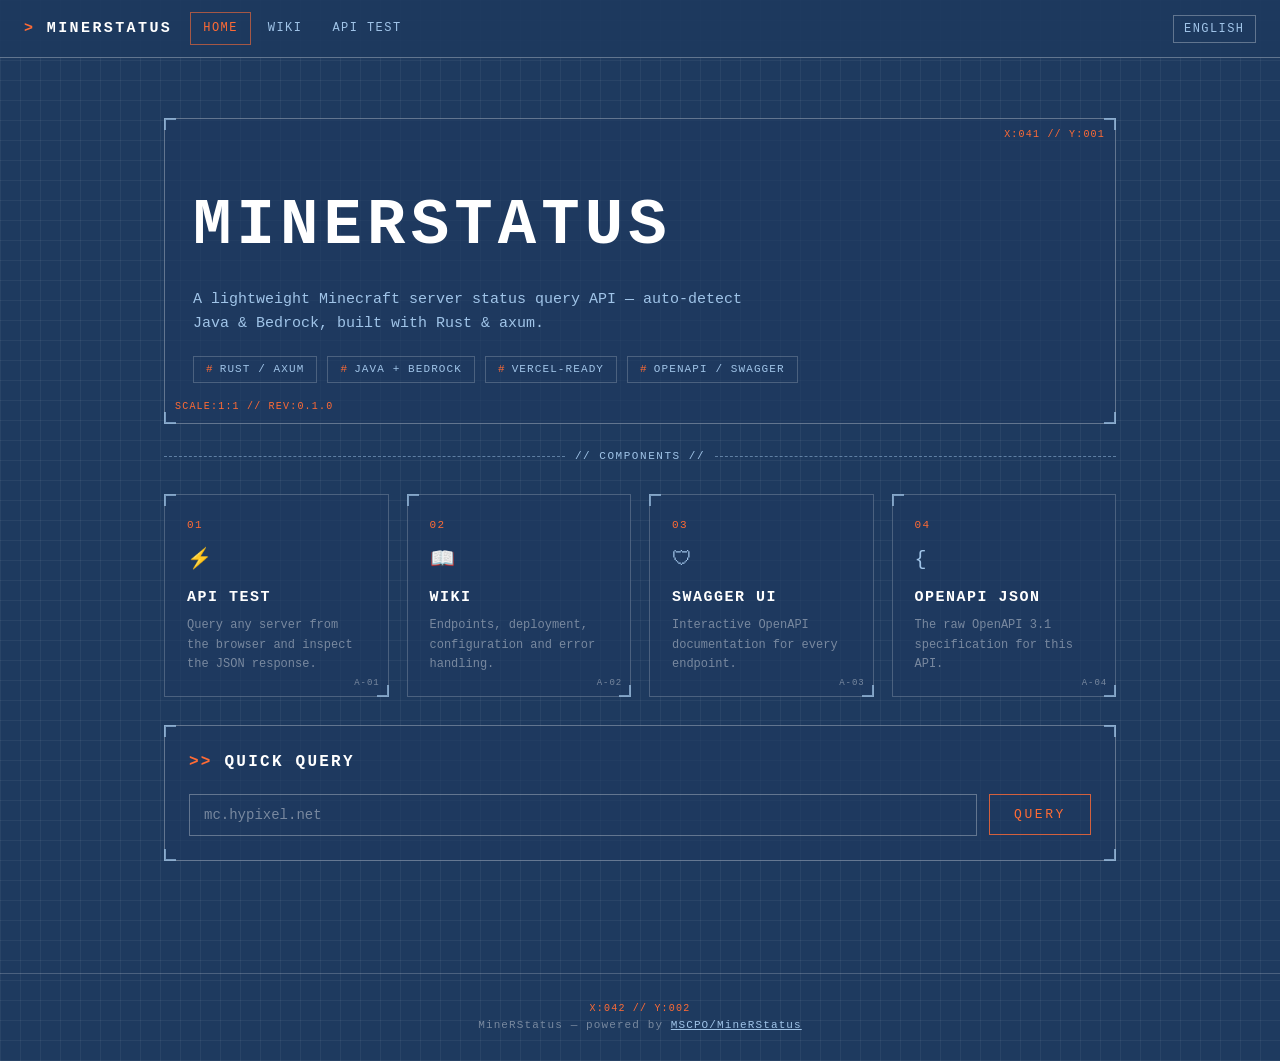
<file: docs/index.html>
<!doctype html>
<html lang="en">
  <head>
    <meta charset="utf-8" />
    <meta name="viewport" content="width=device-width, initial-scale=1" />
    <title data-i18n-doc-title="docTitle.index">MineRStatus</title>
    <link rel="stylesheet" href="assets/style.css" />
    <script src="content/en/ui.js"></script>
    <script src="content/zh/ui.js"></script>
  </head>
  <body>
    <div class="container">
      <header class="hero frame">
        <span class="f tl"></span>
        <span class="f tr"></span>
        <span class="f bl"></span>
        <span class="f br"></span>
        <span class="coords" style="position: absolute; top: 8px; right: 10px">X:041 // Y:001</span>
        <span class="coords" style="position: absolute; bottom: 8px; left: 10px">SCALE:1:1 // REV:0.1.0</span>

        <h1>MineRStatus</h1>
        <p class="tagline" data-i18n="index.tagline"></p>
        <div class="badges" id="badges"></div>
      </header>

      <div class="rule" style="margin-top: 24px" data-i18n="index.sectionComponents"></div>

      <div class="grid">
        <a class="card frame" href="api-test.html">
          <span class="f tl"></span>
          <span class="f br"></span>
          <span class="card-idx">01</span>
          <span class="ico">&#9889;</span>
          <h3 data-i18n="index.cards.apiTest.title"></h3>
          <p data-i18n="index.cards.apiTest.desc"></p>
          <span class="coord-mark">A-01</span>
        </a>
        <a class="card frame" href="wiki.html">
          <span class="f tl"></span>
          <span class="f br"></span>
          <span class="card-idx">02</span>
          <span class="ico">&#128214;</span>
          <h3 data-i18n="index.cards.wiki.title"></h3>
          <p data-i18n="index.cards.wiki.desc"></p>
          <span class="coord-mark">A-02</span>
        </a>
        <a class="card frame" href="https://v3.mscpo.giize.com/api-docs/">
          <span class="f tl"></span>
          <span class="f br"></span>
          <span class="card-idx">03</span>
          <span class="ico">&#128737;</span>
          <h3 data-i18n="index.cards.swagger.title"></h3>
          <p data-i18n="index.cards.swagger.desc"></p>
          <span class="coord-mark">A-03</span>
        </a>
        <a class="card frame" href="https://v3.mscpo.giize.com/api-docs/openapi.json">
          <span class="f tl"></span>
          <span class="f br"></span>
          <span class="card-idx">04</span>
          <span class="ico">&#123;</span>
          <h3 data-i18n="index.cards.openapi.title"></h3>
          <p data-i18n="index.cards.openapi.desc"></p>
          <span class="coord-mark">A-04</span>
        </a>
      </div>

      <section class="widget frame">
        <span class="f tl"></span>
        <span class="f tr"></span>
        <span class="f bl"></span>
        <span class="f br"></span>
        <h2 data-i18n="index.quickQueryTitle"></h2>
        <div class="row">
          <input
            type="text"
            id="qq-ip"
            placeholder="mc.hypixel.net"
            spellcheck="false"
          />
          <button id="qq-run" class="btn-primary" data-i18n="index.queryBtn"></button>
        </div>
        <div class="result" id="qq-result">
          <div class="meta" id="qq-meta"></div>
          <div id="qq-srv"></div>
          <pre id="qq-pre"></pre>
        </div>
      </section>
    </div>

    <footer class="footer">
      <span class="coords">X:042 // Y:002</span><br />
      MineRStatus — <span data-i18n="footer.poweredBy"></span>
      <a href="https://github.com/MSCPO/MineRStatus">MSCPO/MineRStatus</a>
    </footer>

    <script src="assets/app.js"></script>
    <script>
      (function () {
        var badges = (Docs.t("index.badges") || []).slice();
        var el = document.getElementById("badges");
        badges.forEach(function (b) {
          var s = document.createElement("span");
          s.className = "badge";
          s.textContent = b;
          el.appendChild(s);
        });

        var btn = document.getElementById("qq-run");
        var ip = document.getElementById("qq-ip");
        var apiBase = Docs.apiBase();

        function run() {
          // Empty host -> the default server.
          var host = ip.value.trim() || "mc.hypixel.net";
          btn.disabled = true;
          btn.textContent = Docs.t("index.queryingBtn");
          var t0 = performance.now();
          fetch(apiBase + "/?ip=" + encodeURIComponent(host), {
            headers: { Accept: "application/json" },
          })
            .then(function (res) {
              var ms = Math.round(performance.now() - t0);
              return res.json().then(function (data) {
                return { status: res.status, ms: ms, data: data };
              });
            })
            .then(function (r) {
              var result = document.getElementById("qq-result");
              var meta = document.getElementById("qq-meta");
              var pre = document.getElementById("qq-pre");
              var ok = r.data && r.data.online === true;
              var online = ok
                ? Docs.t("index.statusOnline")
                : Docs.t("index.statusOffline");
              var info = "";
              if (r.data && r.data.players) {
                info = Docs.t("index.players", {
                  online: r.data.players.online,
                  max: r.data.players.max,
                });
              }
              if (r.data && r.data.version) info += " \u00b7 " + r.data.version;
              if (r.data && r.data.delay != null)
                info += " \u00b7 " + r.data.delay + " ms";
              meta.innerHTML =
                '<span class="pill ' +
                (ok ? "ok" : "err") +
                '">' +
                online +
                "</span>" +
                '<span class="pill">HTTP ' +
                r.status +
                "</span>" +
                '<span class="pill">' +
                r.ms +
                " ms</span>" +
                (info ? '<span class="pill">' + info + "</span>" : "");
              document.getElementById("qq-srv").innerHTML =
                Docs.serverResultHTML(r.data, host);
              pre.innerHTML = Docs.syntaxHighlight(r.data);
              result.classList.add("show");
            })
            .catch(function (e) {
              var result = document.getElementById("qq-result");
              document.getElementById("qq-srv").innerHTML = "";
              document.getElementById("qq-meta").innerHTML =
                '<span class="pill err">' +
                Docs.t("index.requestFailed") +
                "</span>";
              document.getElementById("qq-pre").textContent = String(e);
              result.classList.add("show");
            })
            .finally(function () {
              btn.disabled = false;
              btn.textContent = Docs.t("index.queryBtn");
            });
        }

        btn.addEventListener("click", run);
        ip.addEventListener("keydown", function (e) {
          if (e.key === "Enter") run();
        });
      })();
    </script>
  </body>
</html>
</file>
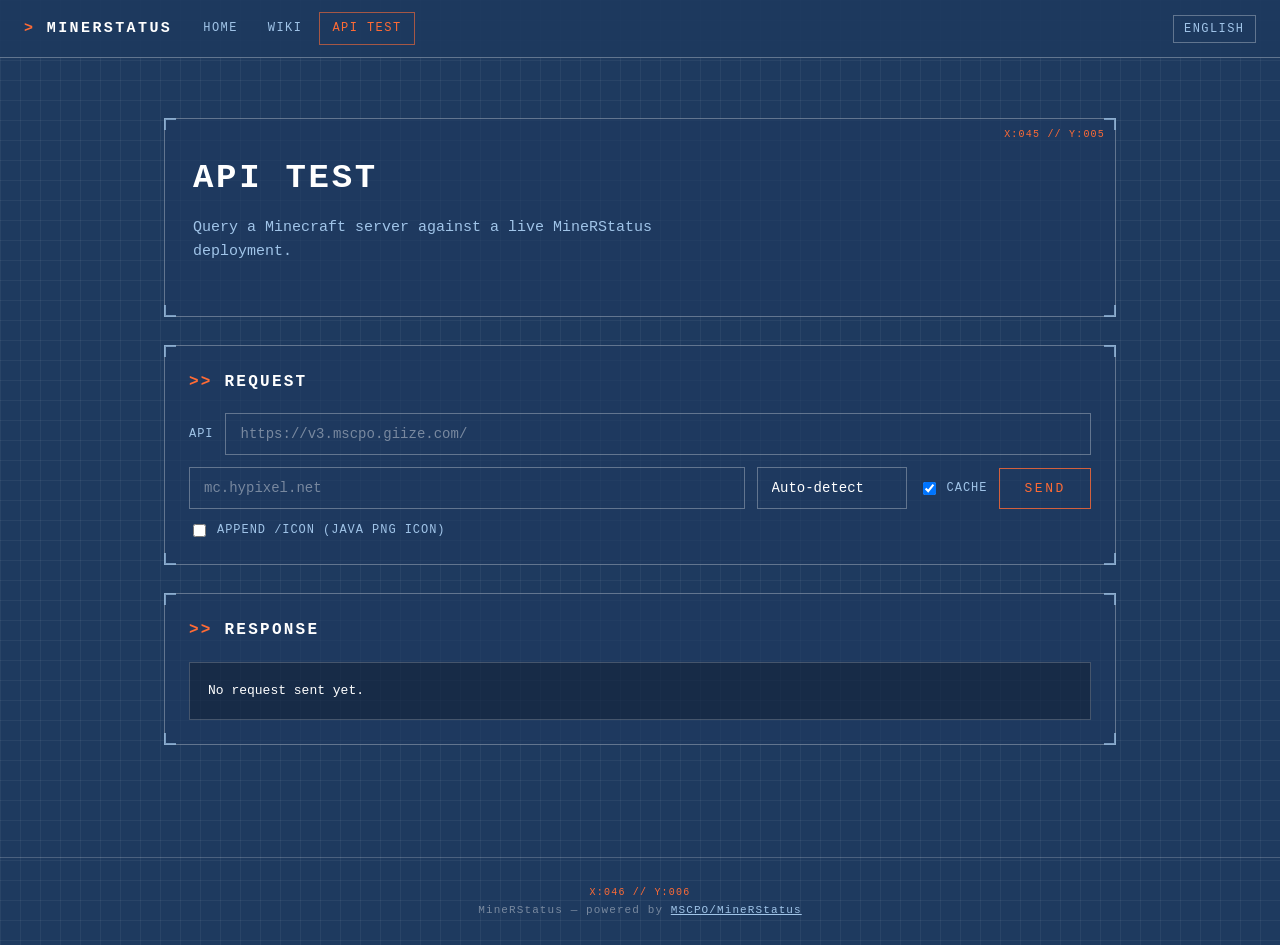
<file: docs/api-test.html>
<!doctype html>
<html lang="en">
  <head>
    <meta charset="utf-8" />
    <meta name="viewport" content="width=device-width, initial-scale=1" />
    <title data-i18n-doc-title="docTitle.apiTest">API Test — MineRStatus</title>
    <link rel="stylesheet" href="assets/style.css" />
    <script src="content/en/ui.js"></script>
    <script src="content/zh/ui.js"></script>
  </head>
  <body>
    <div class="container">
      <header class="hero frame" style="padding: 32px 28px">
        <span class="f tl"></span>
        <span class="f tr"></span>
        <span class="f bl"></span>
        <span class="f br"></span>
        <span class="coords" style="position: absolute; top: 8px; right: 10px">X:045 // Y:005</span>

        <h1 style="font-size: 34px" data-i18n="nav.apiTest"></h1>
        <p class="tagline" data-i18n="apiTest.subtitle"></p>
      </header>

      <section class="widget frame">
        <span class="f tl"></span>
        <span class="f tr"></span>
        <span class="f bl"></span>
        <span class="f br"></span>
        <h2 data-i18n="apiTest.requestTitle"></h2>
        <div class="row" style="margin-bottom: 12px">
          <label class="check" style="white-space: nowrap" data-i18n="apiTest.apiLabel"></label>
          <input
            type="text"
            id="t-api"
            spellcheck="false"
            data-i18n-placeholder="apiTest.apiPlaceholder"
          />
        </div>
        <div class="row">
          <input
            type="text"
            id="t-ip"
            placeholder="mc.hypixel.net"
            spellcheck="false"
            data-i18n-placeholder="apiTest.ipPlaceholder"
          />
          <select id="t-proto" title="Protocol"></select>
          <label class="check">
            <input type="checkbox" id="t-cache" checked />
            <span data-i18n="apiTest.cacheLabel"></span>
          </label>
          <button id="t-run" class="btn-primary" data-i18n="apiTest.sendBtn"></button>
        </div>
        <div class="row" style="margin-top: 12px">
          <label class="check">
            <input type="checkbox" id="t-icon" />
            <span data-i18n="apiTest.iconLabel"></span>
          </label>
        </div>
      </section>

      <section class="widget frame">
        <span class="f tl"></span>
        <span class="f tr"></span>
        <span class="f bl"></span>
        <span class="f br"></span>
        <h2 data-i18n="apiTest.responseTitle"></h2>
        <div class="meta" id="t-meta"></div>
        <div id="t-srv"></div>
        <pre id="t-pre" data-i18n="apiTest.noRequest"></pre>
      </section>
    </div>

    <footer class="footer">
      <span class="coords">X:046 // Y:006</span><br />
      MineRStatus — <span data-i18n="footer.poweredBy"></span>
      <a href="https://github.com/MSCPO/MineRStatus">MSCPO/MineRStatus</a>
    </footer>

    <script src="assets/app.js"></script>
    <script>
      (function () {
        var btn = document.getElementById("t-run");
        var ipEl = document.getElementById("t-ip");
        var protoEl = document.getElementById("t-proto");
        var cacheEl = document.getElementById("t-cache");
        var iconEl = document.getElementById("t-icon");
        var apiEl = document.getElementById("t-api");

        // Prefill the API field from ?api=, otherwise keep the default.
        var q = Docs.queryParams();
        if (q.api) apiEl.value = q.api;

        // Protocol options from language.json.
        ["auto", "java", "bedrock"].forEach(function (v) {
          var o = document.createElement("option");
          o.value = v;
          o.textContent = Docs.t("apiTest.protocolOption." + v);
          if (v === "auto") o.selected = true;
          protoEl.appendChild(o);
        });

        function apiBase() {
          // Empty field -> the public default. Trailing slashes are stripped
          // so the endpoint path (/, /java, /bedrock) appends cleanly.
          var v = apiEl.value.trim();
          return (v ? v : Docs.apiBase()).replace(/\/+$/, "");
        }

        function pathFor(proto) {
          if (proto === "java") return "/java";
          if (proto === "bedrock") return "/bedrock";
          return "/";
        }

        function send() {
          // Empty host -> the default server.
          var host = ipEl.value.trim() || Docs.t("apiTest.ipPlaceholder");
          btn.disabled = true;
          btn.textContent = Docs.t("apiTest.sendingBtn");

          var icon = iconEl.checked;
          var proto = protoEl.value;
          var isIcon = proto === "java" && icon;
          var base = pathFor(proto);
          var url =
            apiBase() +
            base +
            "?ip=" +
            encodeURIComponent(isIcon ? host + "/icon" : host) +
            "&cache=" +
            cacheEl.checked;

          var t0 = performance.now();
          fetch(url, { headers: { Accept: "*/*" } })
            .then(function (res) {
              var ms = Math.round(performance.now() - t0);
              var ct = res.headers.get("content-type") || "";
              var meta = document.getElementById("t-meta");
              var cls = res.ok ? "ok" : "err";
              meta.innerHTML =
                '<span class="pill ' + cls + '">HTTP ' + res.status + "</span>" +
                '<span class="pill">' + res.statusText + "</span>" +
                '<span class="pill">' + ms + " ms</span>" +
                '<span class="pill">' + ct.split(";")[0] + "</span>" +
                '<span class="pill">' + apiBase() + "</span>";

              if (ct.indexOf("application/json") !== -1) {
                return res.json().then(function (data) {
                  var pre = document.getElementById("t-pre");
                  document.getElementById("t-srv").innerHTML =
                    Docs.serverResultHTML(data, host);
                  pre.innerHTML = Docs.syntaxHighlight(data);
                });
              }
              return res.blob().then(function (blob) {
                var pre = document.getElementById("t-pre");
                document.getElementById("t-srv").innerHTML = "";
                if (blob.type.indexOf("image/") === 0) {
                  var url2 = URL.createObjectURL(blob);
                  pre.textContent = Docs.t("apiTest.iconReceived", {
                    size: blob.size,
                  }) + "\n\n" + url2;
                  var img = document.createElement("img");
                  img.src = url2;
                  img.alt = "server icon";
                  img.style.maxWidth = "64px";
                  img.style.marginTop = "10px";
                  img.style.imageRendering = "pixelated";
                  img.style.border = "1px solid rgba(255,255,255,0.3)";
                  pre.after(img);
                } else {
                  pre.textContent = Docs.t("apiTest.bodyReceived", {
                    type: blob.type,
                    size: blob.size,
                  });
                }
              });
            })
            .catch(function (e) {
              var pre = document.getElementById("t-pre");
              pre.innerHTML = "";
              document.getElementById("t-srv").innerHTML = "";
              pre.textContent = Docs.t("apiTest.requestFailed", {
                error: String(e),
              });
            })
            .finally(function () {
              btn.disabled = false;
              btn.textContent = Docs.t("apiTest.sendBtn");
            });
        }

        btn.addEventListener("click", send);
        ipEl.addEventListener("keydown", function (e) {
          if (e.key === "Enter") send();
        });
      })();
    </script>
  </body>
</html>
</file>
<file: docs/assets/style.css>
/* MineRStatus docs — Blueprint (engineering blueprint) stylesheet */

:root {
  --bp: #1e3a5f;                    /* blueprint blue background */
  --bp-60: rgba(30, 58, 95, 0.6);   /* translucent card surface */
  --line: rgba(255, 255, 255, 0.3); /* primary thin line */
  --line-2: rgba(255, 255, 255, 0.2);
  --line-grid: rgba(255, 255, 255, 0.05);
  --text: #ffffff;
  --text-dim: #a0c4e8;              /* light blue secondary */
  --text-faint: rgba(255, 255, 255, 0.4);
  --accent: #ff6b35;                /* annotation orange */
  --accent-2: #4a90d9;              /* focus / secondary light blue */
  --mono: "Cascadia Code", "JetBrains Mono", ui-monospace, "SF Mono",
    Menlo, Consolas, "Liberation Mono", monospace;
}

* {
  box-sizing: border-box;
}

html,
body {
  margin: 0;
  padding: 0;
}

body {
  font-family: var(--mono);
  background-color: var(--bp);
  /* engineering grid, 20px spacing */
  background-image:
    linear-gradient(var(--line-grid) 1px, transparent 1px),
    linear-gradient(90deg, var(--line-grid) 1px, transparent 1px);
  background-size: 20px 20px;
  color: var(--text);
  min-height: 100vh;
  line-height: 1.6;
}

/* ------------------------------------------------------------------ */
/* Shared building blocks                                             */
/* ------------------------------------------------------------------ */

/* Corner-bracket frame: four L-shaped marks on a container */
.frame {
  position: relative;
}

.frame > .f {
  position: absolute;
  width: 12px;
  height: 12px;
  border: 2px solid rgba(160, 196, 232, 0.7);
  pointer-events: none;
}

.frame > .f.tl {
  top: -1px;
  left: -1px;
  border-right: none;
  border-bottom: none;
}

.frame > .f.tr {
  top: -1px;
  right: -1px;
  border-left: none;
  border-bottom: none;
}

.frame > .f.bl {
  bottom: -1px;
  left: -1px;
  border-right: none;
  border-top: none;
}

.frame > .f.br {
  bottom: -1px;
  right: -1px;
  border-left: none;
  border-top: none;
}

/* Coordinate / annotation label */
.coords {
  font-size: 10px;
  letter-spacing: 0.12em;
  text-transform: uppercase;
  color: var(--accent);
}

/* Dashed rule with end ticks (dimension line) */
.rule {
  display: flex;
  align-items: center;
  gap: 10px;
  color: var(--text-dim);
  font-size: 11px;
  letter-spacing: 0.14em;
  text-transform: uppercase;
  user-select: none;
}

.rule::before,
.rule::after {
  content: "";
  flex: 1;
  border-top: 1px dashed rgba(160, 196, 232, 0.5);
}

/* Buttons */
button,
.btn {
  font-family: var(--mono);
  text-transform: uppercase;
  letter-spacing: 0.2em;
  font-size: 13px;
  padding: 12px 24px;
  background: transparent;
  color: var(--text);
  border: 1px solid rgba(255, 255, 255, 0.6);
  cursor: pointer;
  transition: background-color 120ms ease, border-color 120ms ease,
    color 120ms ease;
}

button:hover,
.btn:hover {
  background: rgba(255, 255, 255, 0.1);
}

button:active,
.btn:active {
  transform: scale(0.98);
}

button:disabled {
  opacity: 0.5;
  cursor: not-allowed;
  transform: none;
}

button.btn-primary {
  border-color: rgba(255, 107, 53, 0.8);
  color: var(--accent);
}

button.btn-primary:hover {
  background: rgba(255, 107, 53, 0.12);
}

/* Inputs */
input[type="text"],
select {
  font-family: var(--mono);
  background: transparent;
  border: 1px solid var(--line);
  color: var(--text);
  font-size: 14px;
  padding: 12px 14px;
  outline: none;
  transition: border-color 120ms ease;
}

input[type="text"]:focus,
select:focus {
  border-color: var(--accent-2);
}

input[type="text"]::placeholder {
  color: var(--text-faint);
}

select {
  appearance: none;
  padding-right: 30px;
}

select option {
  background: var(--bp);
  color: var(--text);
}

label.check {
  display: flex;
  align-items: center;
  gap: 8px;
  font-size: 12px;
  letter-spacing: 0.08em;
  text-transform: uppercase;
  color: var(--text-dim);
  cursor: pointer;
}

/* Pills */
.pill {
  font-size: 11px;
  letter-spacing: 0.08em;
  text-transform: uppercase;
  padding: 3px 10px;
  border: 1px solid var(--line-2);
  color: var(--text-faint);
}

.pill.ok {
  border-color: rgba(74, 144, 217, 0.7);
  color: var(--text-dim);
}

.pill.err {
  border-color: rgba(255, 107, 53, 0.8);
  color: var(--accent);
}

/* Code blocks */
pre {
  margin: 0;
  padding: 18px;
  border: 1px solid var(--line-2);
  background: rgba(0, 0, 0, 0.25);
  overflow-x: auto;
  font-family: var(--mono);
  font-size: 13px;
  line-height: 1.55;
  color: var(--text);
}

pre .hl-key {
  color: var(--text-dim);
}

pre .hl-str {
  color: var(--accent-2);
}

pre .hl-num {
  color: var(--accent);
}

pre .hl-bool {
  color: var(--text-dim);
}

pre .hl-null {
  color: var(--text-faint);
  font-style: italic;
}

/* ------------------------------------------------------------------ */
/* Layout                                                             */
/* ------------------------------------------------------------------ */

.container {
  max-width: 1000px;
  margin: 0 auto;
  padding: 36px 24px 72px;
}

/* Top navigation */
.nav {
  position: sticky;
  top: 0;
  z-index: 50;
  display: flex;
  align-items: center;
  gap: 18px;
  padding: 12px 24px;
  background: rgba(30, 58, 95, 0.92);
  border-bottom: 1px solid var(--line);
}

.nav .brand {
  font-weight: 700;
  font-size: 15px;
  letter-spacing: 0.16em;
  text-transform: uppercase;
  color: var(--text);
  text-decoration: none;
  white-space: nowrap;
}

.nav .brand::before {
  content: "> ";
  color: var(--accent);
}

.nav .links {
  display: flex;
  gap: 4px;
  flex-wrap: wrap;
}

.nav .links a {
  color: var(--text-dim);
  text-decoration: none;
  font-size: 12px;
  letter-spacing: 0.12em;
  text-transform: uppercase;
  padding: 6px 12px;
  border: 1px solid transparent;
  transition: 120ms ease;
}

.nav .links a:hover {
  color: var(--text);
  border-color: var(--line-2);
  background: rgba(255, 255, 255, 0.05);
}

.nav .links a.active {
  color: var(--accent);
  border-color: rgba(255, 107, 53, 0.6);
}

.nav .lang-switch {
  margin-left: auto;
  font-family: var(--mono);
  font-size: 12px;
  letter-spacing: 0.12em;
  text-transform: uppercase;
  color: var(--text-dim);
  background: transparent;
  border: 1px solid var(--line);
  padding: 6px 10px;
}

.nav .lang-switch:focus {
  border-color: var(--accent-2);
  outline: none;
}

/* Hero */
.hero {
  position: relative;
  text-align: left;
  padding: 56px 28px 40px;
  border: 1px solid var(--line);
  background: var(--bp-60);
  margin-top: 24px;
}

.hero h1 {
  font-size: clamp(36px, 7vw, 64px);
  font-weight: 700;
  letter-spacing: 0.08em;
  text-transform: uppercase;
  margin: 0 0 10px;
}

.hero .tagline {
  font-size: 15px;
  color: var(--text-dim);
  max-width: 560px;
  margin: 0 0 20px;
}

.hero .badges {
  display: flex;
  gap: 10px;
  flex-wrap: wrap;
}

.badge {
  font-size: 11px;
  letter-spacing: 0.1em;
  text-transform: uppercase;
  padding: 4px 12px;
  border: 1px solid var(--line-2);
  color: var(--text-dim);
}

.badge::before {
  content: "#";
  color: var(--accent);
  margin-right: 6px;
}

/* Card grid */
.grid {
  display: grid;
  grid-template-columns: repeat(auto-fit, minmax(220px, 1fr));
  gap: 18px;
  margin-top: 28px;
}

.card {
  display: block;
  position: relative;
  padding: 22px;
  background: var(--bp-60);
  border: 1px solid var(--line-2);
  text-decoration: none;
  color: var(--text);
  transition: background-color 120ms ease, border-color 120ms ease;
}

.card:hover {
  background: rgba(255, 255, 255, 0.08);
  border-color: var(--line);
}

.card .card-idx {
  font-size: 11px;
  letter-spacing: 0.12em;
  color: var(--accent);
  display: block;
  margin-bottom: 10px;
}

.card .ico {
  display: block;
  font-size: 20px;
  margin-bottom: 10px;
  color: var(--text-dim);
}

.card h3 {
  margin: 0 0 6px;
  font-size: 15px;
  letter-spacing: 0.1em;
  text-transform: uppercase;
}

.card p {
  margin: 0;
  color: var(--text-faint);
  font-size: 12px;
}

.card .coord-mark {
  position: absolute;
  right: 8px;
  bottom: 6px;
  font-size: 9px;
  letter-spacing: 0.1em;
  color: var(--text-faint);
}

/* Widget / panel */
.widget {
  position: relative;
  margin-top: 28px;
  padding: 24px;
  border: 1px solid var(--line);
  background: var(--bp-60);
}

.widget h2 {
  margin: 0 0 18px;
  font-size: 16px;
  letter-spacing: 0.14em;
  text-transform: uppercase;
}

.widget h2::before {
  content: ">> ";
  color: var(--accent);
}

.row {
  display: flex;
  gap: 12px;
  flex-wrap: wrap;
  align-items: center;
}

.row input[type="text"] {
  flex: 1;
  min-width: 220px;
}

.row select {
  min-width: 150px;
}

/* Result panel */
.result {
  margin-top: 20px;
  display: none;
}

.result.show {
  display: block;
}

.result .meta {
  display: flex;
  gap: 8px;
  flex-wrap: wrap;
  margin-bottom: 12px;
}

/* Server status result panel */
.srv {
  display: flex;
  gap: 16px;
  align-items: flex-start;
  padding: 14px;
  border: 1px solid var(--line-2);
  background: rgba(0, 0, 0, 0.18);
  margin-bottom: 12px;
}

.srv-icon {
  flex: 0 0 64px;
  width: 64px;
  height: 64px;
  border: 1px solid var(--line);
  display: flex;
  align-items: center;
  justify-content: center;
  background: rgba(255, 255, 255, 0.04);
}

.srv-icon img {
  width: 64px;
  height: 64px;
  image-rendering: pixelated;
}

.srv-ni {
  font-size: 9px;
  letter-spacing: 0.1em;
  text-transform: uppercase;
  color: var(--text-faint);
  text-align: center;
}

.srv-info {
  min-width: 0;
  flex: 1;
}

.srv-head {
  display: flex;
  align-items: center;
  gap: 10px;
  flex-wrap: wrap;
  margin-bottom: 8px;
}

.srv-host {
  font-size: 15px;
  letter-spacing: 0.06em;
  text-transform: uppercase;
}

.srv-ver {
  font-size: 11px;
  color: var(--text-dim);
  border: 1px solid var(--line-2);
  padding: 2px 8px;
}

.srv-motd {
  font-size: 13px;
}

.srv-error {
  font-size: 12px;
  color: var(--accent);
}

/* ------------------------------------------------------------------ */
/* Wiki                                                               */
/* ------------------------------------------------------------------ */

.wiki {
  display: grid;
  grid-template-columns: 200px 1fr;
  gap: 26px;
  align-items: start;
  margin-top: 24px;
}

.wiki .sidebar {
  position: sticky;
  top: 84px;
  display: flex;
  flex-direction: column;
  gap: 4px;
  padding: 14px;
  border: 1px solid var(--line-2);
  background: var(--bp-60);
}

.wiki .sidebar::before {
  content: "INDEX";
  font-size: 10px;
  letter-spacing: 0.14em;
  color: var(--accent);
  margin-bottom: 8px;
}

.wiki .sidebar a {
  color: var(--text-dim);
  text-decoration: none;
  padding: 7px 10px;
  font-size: 12px;
  letter-spacing: 0.1em;
  text-transform: uppercase;
  border: 1px solid transparent;
  transition: 120ms ease;
}

.wiki .sidebar a:hover {
  color: var(--text);
  border-color: var(--line-2);
}

.wiki .sidebar a.active {
  color: var(--accent);
  border-color: rgba(255, 107, 53, 0.6);
}

.wiki .content {
  min-width: 0;
  padding: 22px 24px;
  border: 1px solid var(--line);
  background: var(--bp-60);
}

.wiki .content h1 {
  font-size: 26px;
  letter-spacing: 0.08em;
  text-transform: uppercase;
  margin-top: 0;
  padding-bottom: 10px;
  border-bottom: 1px dashed rgba(160, 196, 232, 0.5);
}

.wiki .content h2 {
  font-size: 19px;
  letter-spacing: 0.08em;
  text-transform: uppercase;
  margin-top: 30px;
  padding-bottom: 6px;
  border-bottom: 1px dashed rgba(160, 196, 232, 0.3);
}

.wiki .content h3 {
  font-size: 15px;
  letter-spacing: 0.08em;
  text-transform: uppercase;
  margin-top: 24px;
}

.wiki .content a {
  color: var(--accent-2);
}

.wiki .content code {
  font-family: var(--mono);
  font-size: 0.9em;
  background: rgba(255, 255, 255, 0.07);
  border: 1px solid var(--line-2);
  padding: 1px 5px;
}

.wiki .content pre {
  margin: 14px 0;
}

.wiki .content pre code {
  background: transparent;
  border: none;
  padding: 0;
  font-size: 13px;
}

.wiki .content blockquote {
  margin: 14px 0;
  padding: 10px 16px;
  border: 1px dashed rgba(160, 196, 232, 0.4);
  background: rgba(0, 0, 0, 0.18);
  color: var(--text-dim);
}

.wiki .content table {
  border-collapse: collapse;
  width: 100%;
  margin: 14px 0;
}

.wiki .content th,
.wiki .content td {
  border: 1px solid var(--line-2);
  padding: 8px 12px;
  text-align: left;
  font-size: 13px;
}

.wiki .content th {
  background: rgba(255, 255, 255, 0.07);
  letter-spacing: 0.06em;
  text-transform: uppercase;
}

.wiki .content hr {
  border: none;
  border-top: 1px dashed rgba(160, 196, 232, 0.4);
  margin: 26px 0;
}

/* Footer */
.footer {
  text-align: center;
  padding: 26px;
  color: var(--text-faint);
  font-size: 11px;
  letter-spacing: 0.1em;
  border-top: 1px solid var(--line-2);
  margin-top: 40px;
}

.footer a {
  color: var(--text-dim);
}

/* Responsive */
@media (max-width: 760px) {
  .wiki {
    grid-template-columns: 1fr;
  }

  .wiki .sidebar {
    position: static;
    flex-direction: row;
    flex-wrap: wrap;
  }

  .wiki .sidebar::before {
    display: none;
  }

  .container {
    padding: 20px 14px 52px;
  }

  .hero {
    padding: 36px 18px 30px;
  }

  .srv {
    flex-direction: column;
    align-items: flex-start;
  }

  .srv-icon {
    flex: 0 0 auto;
  }
}

/* Reduced motion */
@media (prefers-reduced-motion: reduce) {
  *,
  *::before,
  *::after {
    transition-duration: 0.01ms !important;
    animation-duration: 0.01ms !important;
  }
}
</file>
